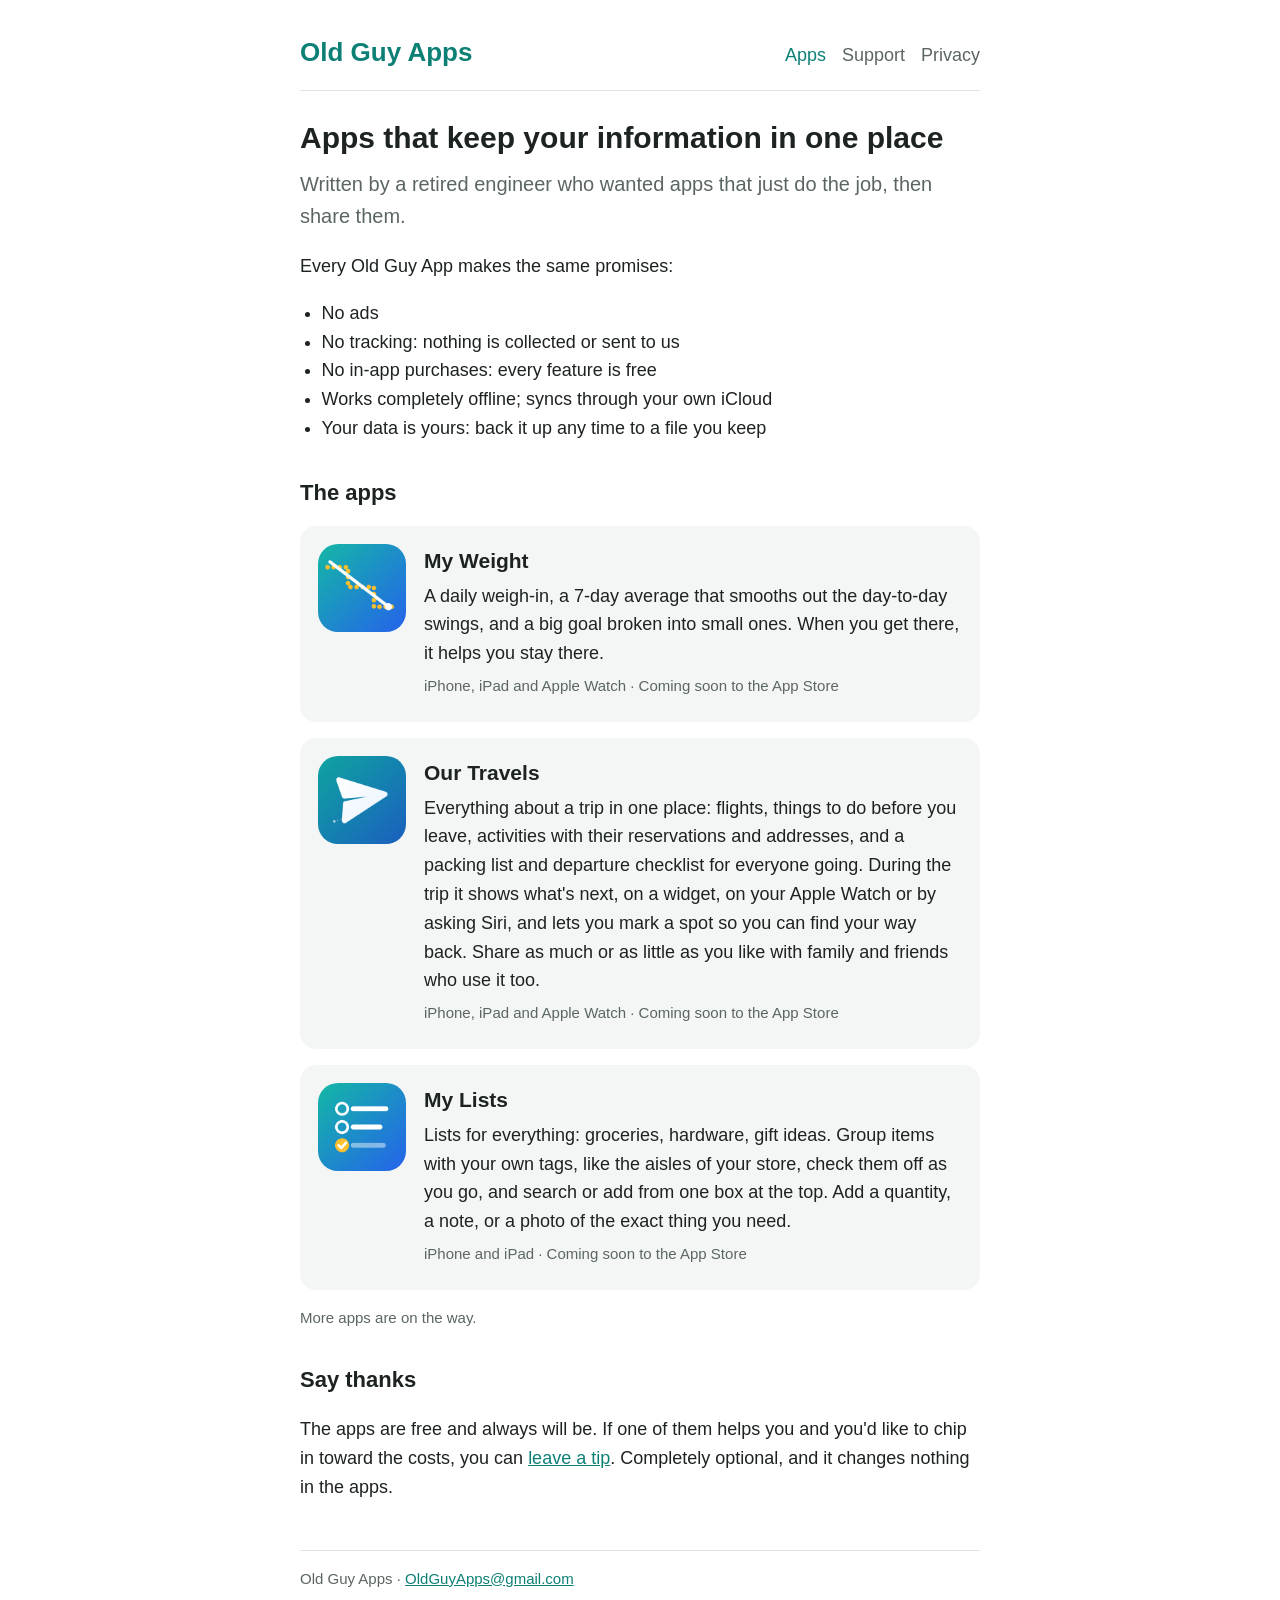
<file: index.html>
<!doctype html>
<html lang="en">
<head>
<meta charset="utf-8">
<meta name="viewport" content="width=device-width, initial-scale=1">
<title>Old Guy Apps</title>
<meta name="description" content="Simple, complete iPhone and iPad apps. No ads, no tracking, no in-app purchases.">
<link rel="stylesheet" href="style.css">
<link rel="icon" type="image/png" href="favicon.png">
<link rel="apple-touch-icon" href="apple-touch-icon.png">
</head>
<body>
<main>
<header>
  <a class="brand" href="index.html">Old Guy Apps</a>
  <nav><a href="index.html" aria-current="page">Apps</a><a href="support.html">Support</a><a href="privacy.html">Privacy</a></nav>
</header>

<h1>Apps that keep your information in one place</h1>
<p class="lead">Written by a retired engineer who wanted apps that just do the job, then share them.</p>

<p>Every Old Guy App makes the same promises:</p>
<ul class="promises">
  <li>No ads</li>
  <li>No tracking: nothing is collected or sent to us</li>
  <li>No in-app purchases: every feature is free</li>
  <li>Works completely offline; syncs through your own iCloud</li>
  <li>Your data is yours: back it up any time to a file you keep</li>
</ul>

<h2>The apps</h2>

<div class="app">
  <img src="images/my-weight.png" alt="My Weight icon">
  <div>
    <h3>My Weight</h3>
    <p>A daily weigh-in, a 7-day average that smooths out the day-to-day swings, and a big goal broken into small ones. When you get there, it helps you stay there.</p>
    <p class="small">iPhone, iPad and Apple Watch · <!-- APP STORE LINK: replace this comment with <a href="...">App Store</a> once released -->Coming soon to the App Store</p>
  </div>
</div>

<div class="app">
  <img src="images/our-travels.png" alt="Our Travels icon">
  <div>
    <h3>Our Travels</h3>
    <p>Everything about a trip in one place: flights, things to do before you leave, activities with their reservations and addresses, and a packing list and departure checklist for everyone going. During the trip it shows what's next, on a widget, on your Apple Watch or by asking Siri, and lets you mark a spot so you can find your way back. Share as much or as little as you like with family and friends who use it too.</p>
    <p class="small">iPhone, iPad and Apple Watch · <!-- APP STORE LINK: replace this comment with <a href="...">App Store</a> once released -->Coming soon to the App Store</p>
  </div>
</div>

<div class="app">
  <img src="images/my-lists.png" alt="My Lists icon">
  <div>
    <h3>My Lists</h3>
    <p>Lists for everything: groceries, hardware, gift ideas. Group items with your own tags, like the aisles of your store, check them off as you go, and search or add from one box at the top. Add a quantity, a note, or a photo of the exact thing you need.</p>
    <p class="small">iPhone and iPad · <!-- APP STORE LINK: replace this comment with <a href="...">App Store</a> once released -->Coming soon to the App Store</p>
  </div>
</div>

<p class="small">More apps are on the way.</p>

<h2>Say thanks</h2>
<p>The apps are free and always will be. If one of them helps you and you'd like to chip in toward the costs, you can <a href="https://ko-fi.com/oldguyapps">leave a tip</a>. Completely optional, and it changes nothing in the apps.</p>

<footer>Old Guy Apps · <a href="mailto:OldGuyApps@gmail.com">OldGuyApps@gmail.com</a></footer>
</main>
</body>
</html>
</file>
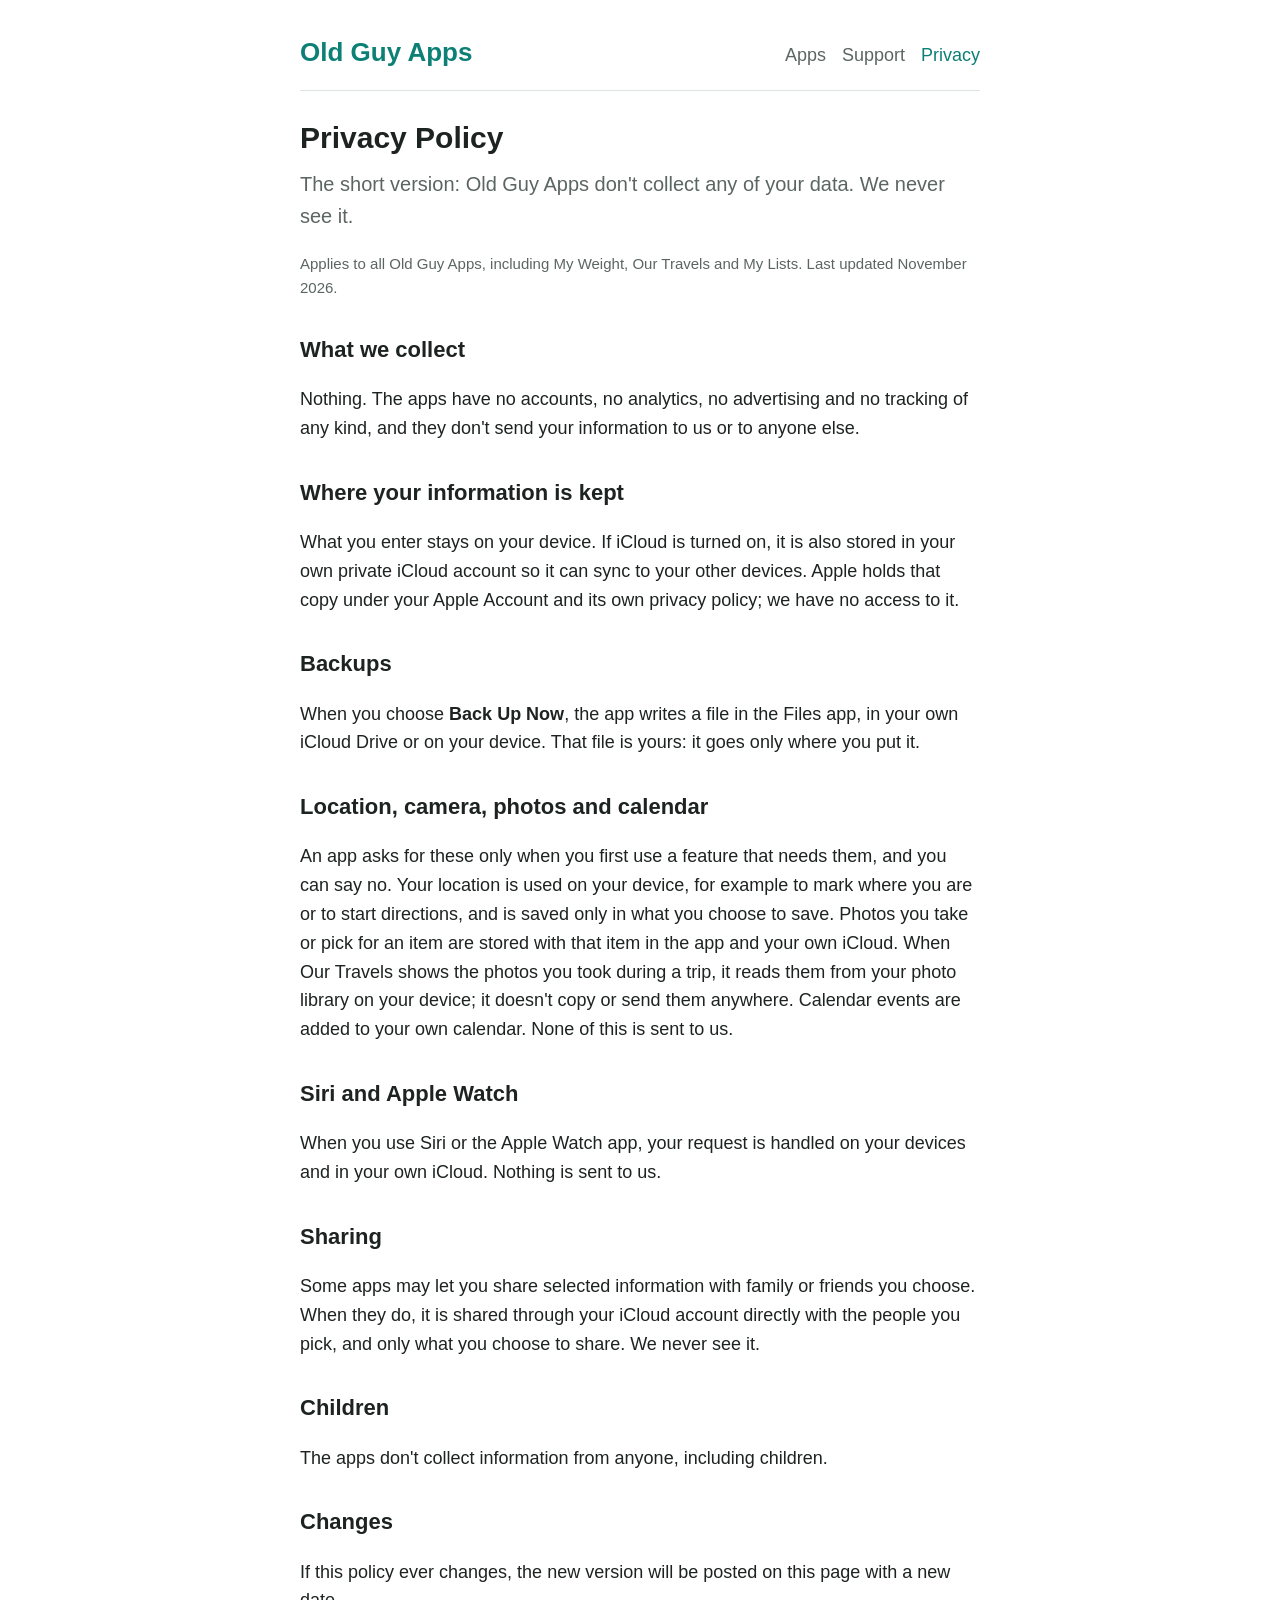
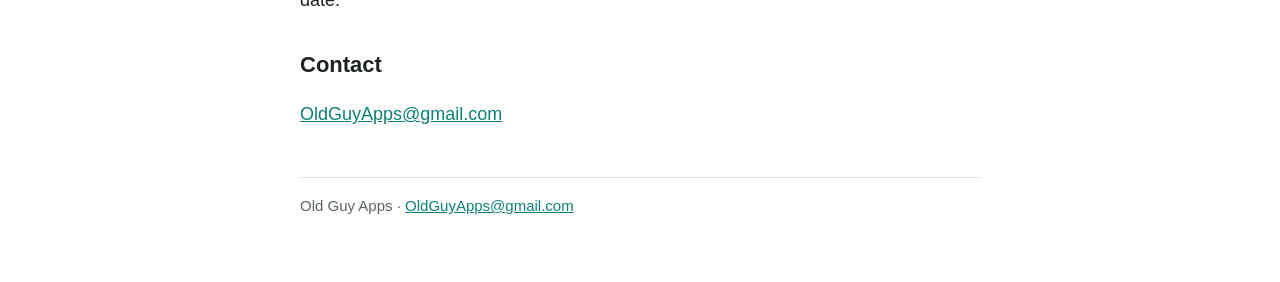
<file: privacy.html>
<!doctype html>
<html lang="en">
<head>
<meta charset="utf-8">
<meta name="viewport" content="width=device-width, initial-scale=1">
<title>Privacy Policy · Old Guy Apps</title>
<link rel="stylesheet" href="style.css">
<link rel="icon" type="image/png" href="favicon.png">
<link rel="apple-touch-icon" href="apple-touch-icon.png">
</head>
<body>
<main>
<header>
  <a class="brand" href="index.html">Old Guy Apps</a>
  <nav><a href="index.html">Apps</a><a href="support.html">Support</a><a href="privacy.html" aria-current="page">Privacy</a></nav>
</header>

<h1>Privacy Policy</h1>
<p class="lead">The short version: Old Guy Apps don't collect any of your data. We never see it.</p>
<p class="small">Applies to all Old Guy Apps, including My Weight, Our Travels and My Lists. Last updated November 2026.</p>

<h2>What we collect</h2>
<p>Nothing. The apps have no accounts, no analytics, no advertising and no tracking of any kind, and they don't send your information to us or to anyone else.</p>

<h2>Where your information is kept</h2>
<p>What you enter stays on your device. If iCloud is turned on, it is also stored in your own private iCloud account so it can sync to your other devices. Apple holds that copy under your Apple Account and its own privacy policy; we have no access to it.</p>

<h2>Backups</h2>
<p>When you choose <b>Back Up Now</b>, the app writes a file in the Files app, in your own iCloud Drive or on your device. That file is yours: it goes only where you put it.</p>

<h2>Location, camera, photos and calendar</h2>
<p>An app asks for these only when you first use a feature that needs them, and you can say no. Your location is used on your device, for example to mark where you are or to start directions, and is saved only in what you choose to save. Photos you take or pick for an item are stored with that item in the app and your own iCloud. When Our Travels shows the photos you took during a trip, it reads them from your photo library on your device; it doesn't copy or send them anywhere. Calendar events are added to your own calendar. None of this is sent to us.</p>

<h2>Siri and Apple Watch</h2>
<p>When you use Siri or the Apple Watch app, your request is handled on your devices and in your own iCloud. Nothing is sent to us.</p>

<h2>Sharing</h2>
<p>Some apps may let you share selected information with family or friends you choose. When they do, it is shared through your iCloud account directly with the people you pick, and only what you choose to share. We never see it.</p>

<h2>Children</h2>
<p>The apps don't collect information from anyone, including children.</p>

<h2>Changes</h2>
<p>If this policy ever changes, the new version will be posted on this page with a new date.</p>

<h2>Contact</h2>
<p><a href="mailto:OldGuyApps@gmail.com">OldGuyApps@gmail.com</a></p>

<footer>Old Guy Apps · <a href="mailto:OldGuyApps@gmail.com">OldGuyApps@gmail.com</a></footer>
</main>
</body>
</html>
</file>
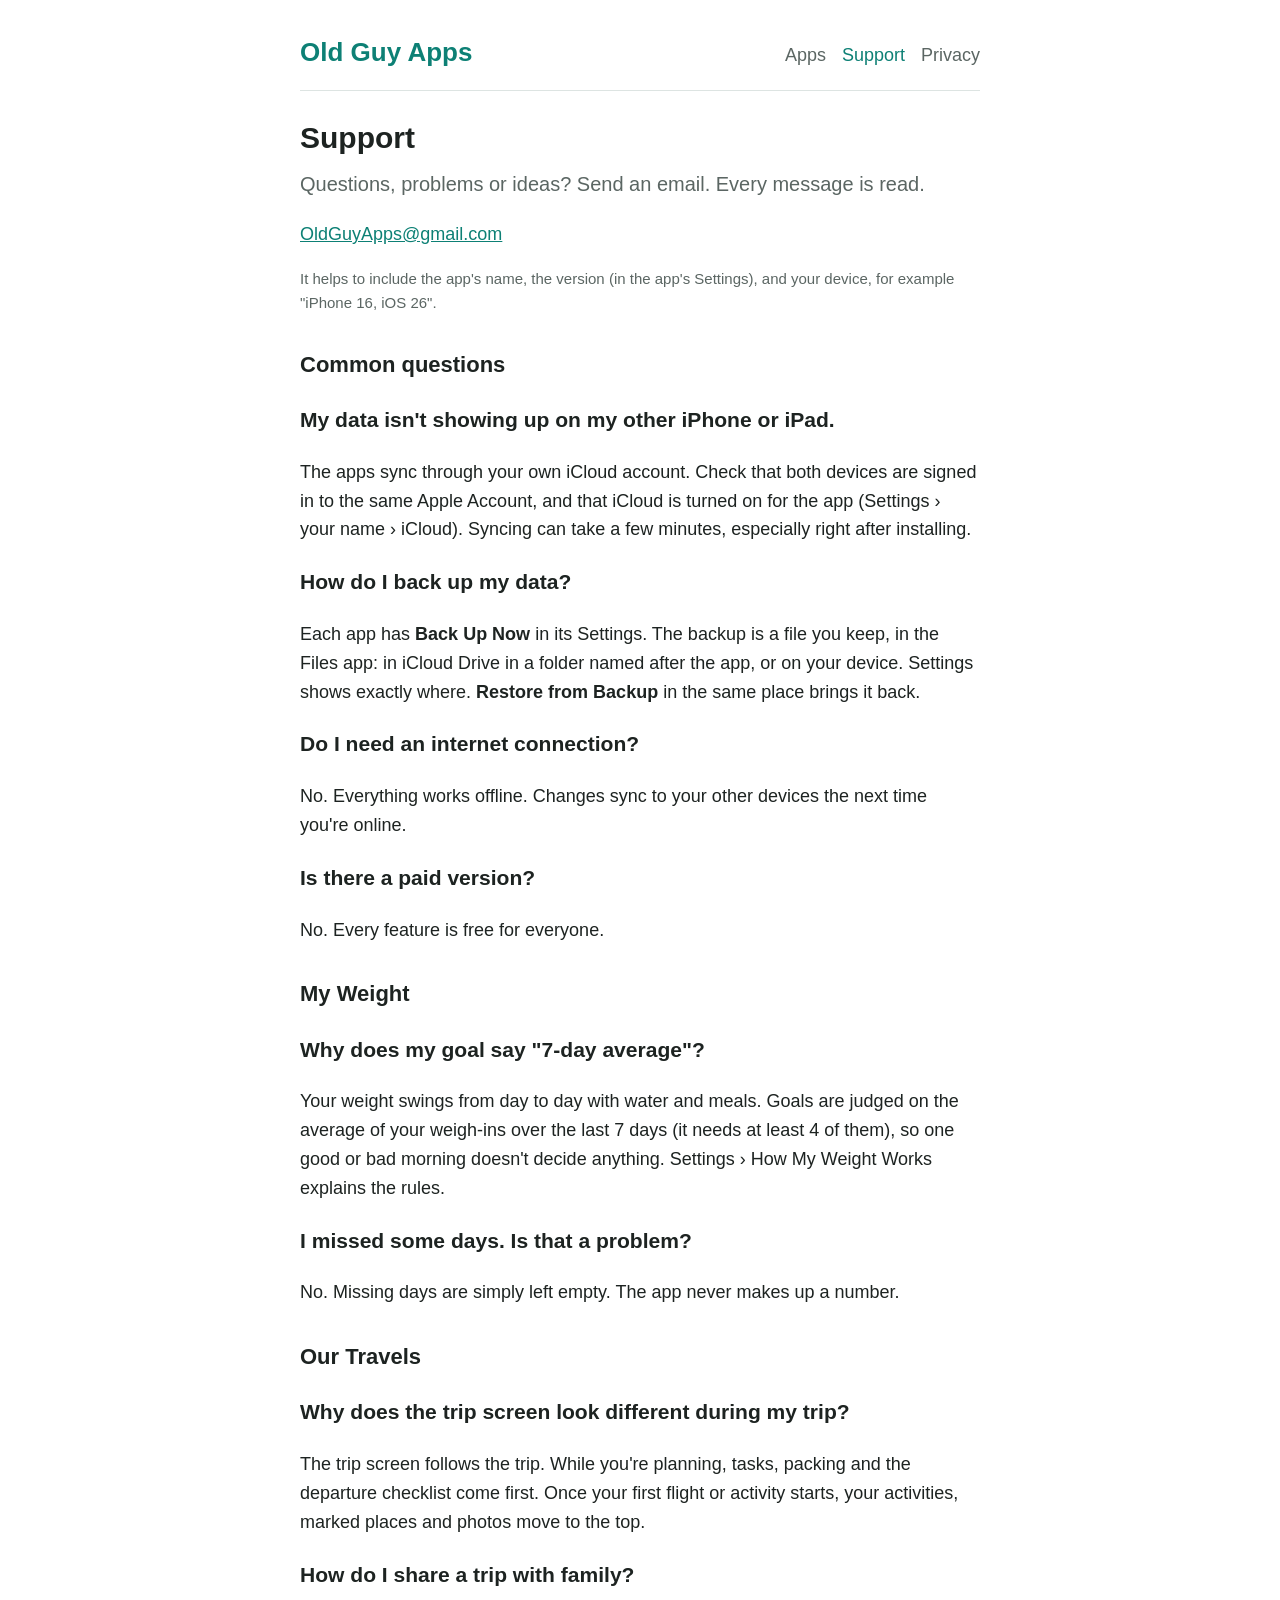
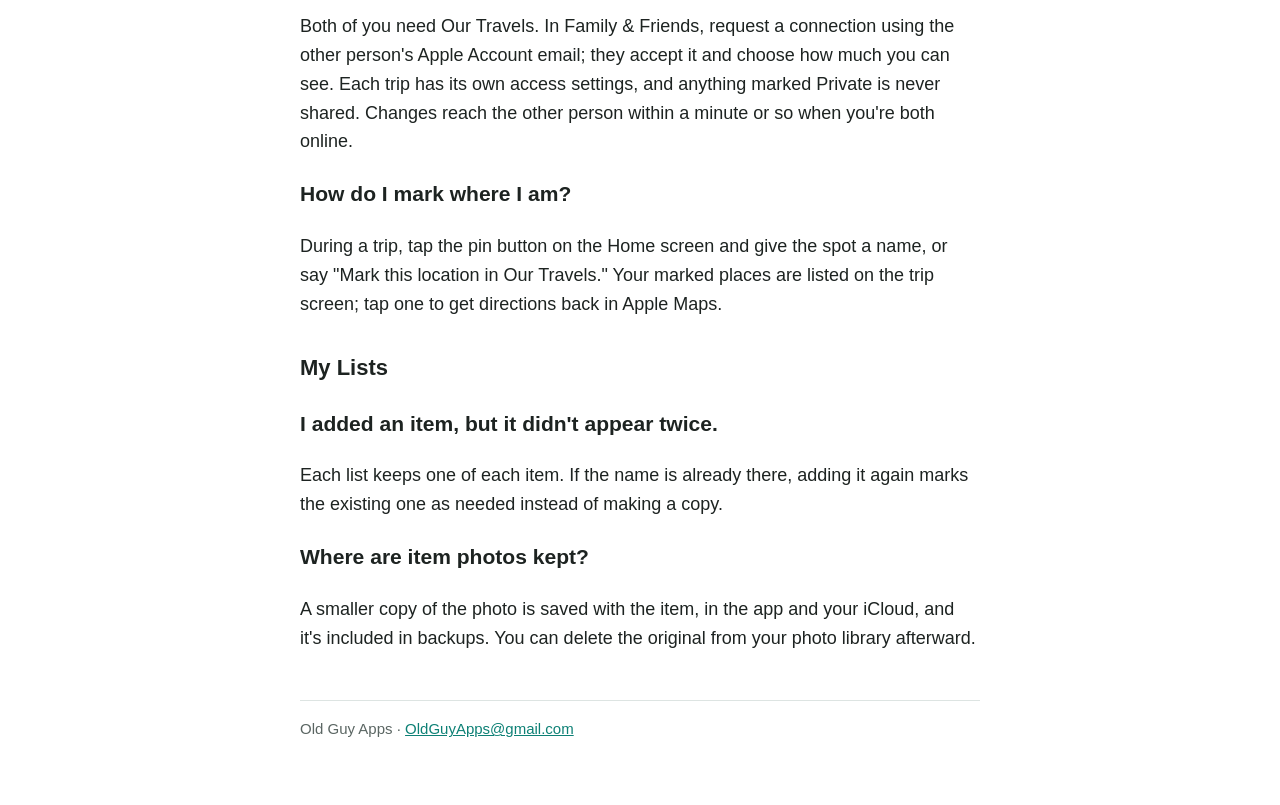
<file: support.html>
<!doctype html>
<html lang="en">
<head>
<meta charset="utf-8">
<meta name="viewport" content="width=device-width, initial-scale=1">
<title>Support · Old Guy Apps</title>
<link rel="stylesheet" href="style.css">
<link rel="icon" type="image/png" href="favicon.png">
<link rel="apple-touch-icon" href="apple-touch-icon.png">
</head>
<body>
<main>
<header>
  <a class="brand" href="index.html">Old Guy Apps</a>
  <nav><a href="index.html">Apps</a><a href="support.html" aria-current="page">Support</a><a href="privacy.html">Privacy</a></nav>
</header>

<h1>Support</h1>
<p class="lead">Questions, problems or ideas? Send an email. Every message is read.</p>
<p><a href="mailto:OldGuyApps@gmail.com">OldGuyApps@gmail.com</a></p>
<p class="small">It helps to include the app's name, the version (in the app's Settings), and your device, for example "iPhone 16, iOS 26".</p>

<h2>Common questions</h2>

<h3>My data isn't showing up on my other iPhone or iPad.</h3>
<p>The apps sync through your own iCloud account. Check that both devices are signed in to the same Apple Account, and that iCloud is turned on for the app (Settings › your name › iCloud). Syncing can take a few minutes, especially right after installing.</p>

<h3>How do I back up my data?</h3>
<p>Each app has <b>Back Up Now</b> in its Settings. The backup is a file you keep, in the Files app: in iCloud Drive in a folder named after the app, or on your device. Settings shows exactly where. <b>Restore from Backup</b> in the same place brings it back.</p>

<h3>Do I need an internet connection?</h3>
<p>No. Everything works offline. Changes sync to your other devices the next time you're online.</p>

<h3>Is there a paid version?</h3>
<p>No. Every feature is free for everyone.</p>

<h2>My Weight</h2>

<h3>Why does my goal say "7-day average"?</h3>
<p>Your weight swings from day to day with water and meals. Goals are judged on the average of your weigh-ins over the last 7 days (it needs at least 4 of them), so one good or bad morning doesn't decide anything. Settings › How My Weight Works explains the rules.</p>

<h3>I missed some days. Is that a problem?</h3>
<p>No. Missing days are simply left empty. The app never makes up a number.</p>

<h2>Our Travels</h2>

<h3>Why does the trip screen look different during my trip?</h3>
<p>The trip screen follows the trip. While you're planning, tasks, packing and the departure checklist come first. Once your first flight or activity starts, your activities, marked places and photos move to the top.</p>

<h3>How do I share a trip with family?</h3>
<p>Both of you need Our Travels. In Family &amp; Friends, request a connection using the other person's Apple Account email; they accept it and choose how much you can see. Each trip has its own access settings, and anything marked Private is never shared. Changes reach the other person within a minute or so when you're both online.</p>

<h3>How do I mark where I am?</h3>
<p>During a trip, tap the pin button on the Home screen and give the spot a name, or say "Mark this location in Our Travels." Your marked places are listed on the trip screen; tap one to get directions back in Apple Maps.</p>

<h2>My Lists</h2>

<h3>I added an item, but it didn't appear twice.</h3>
<p>Each list keeps one of each item. If the name is already there, adding it again marks the existing one as needed instead of making a copy.</p>

<h3>Where are item photos kept?</h3>
<p>A smaller copy of the photo is saved with the item, in the app and your iCloud, and it's included in backups. You can delete the original from your photo library afterward.</p>

<footer>Old Guy Apps · <a href="mailto:OldGuyApps@gmail.com">OldGuyApps@gmail.com</a></footer>
</main>
</body>
</html>
</file>
<file: style.css>
:root {
  --teal: #0d8075;
  --text: #1d2321;
  --muted: #5b6663;
  --bg: #ffffff;
  --card: #f3f6f5;
  --line: #dde4e2;
}
@media (prefers-color-scheme: dark) {
  :root { --teal: #3fb3a6; --text: #e8eeec; --muted: #a5b0ad; --bg: #121615; --card: #1c2220; --line: #2c3431; }
}
* { box-sizing: border-box; }
body {
  margin: 0; background: var(--bg); color: var(--text);
  font: 18px/1.6 -apple-system, BlinkMacSystemFont, "Segoe UI", Roboto, Helvetica, Arial, sans-serif;
}
main { max-width: 720px; margin: 0 auto; padding: 32px 20px 64px; }
header { display: flex; align-items: baseline; justify-content: space-between; flex-wrap: wrap; gap: 8px 20px;
         border-bottom: 1px solid var(--line); padding-bottom: 16px; margin-bottom: 28px; }
header a.brand { font-size: 26px; font-weight: 700; color: var(--teal); text-decoration: none; }
nav a { margin-left: 16px; color: var(--muted); text-decoration: none; }
nav a:first-child { margin-left: 0; }
nav a:hover, nav a[aria-current] { color: var(--teal); }
h1 { font-size: 30px; line-height: 1.25; margin: 0 0 12px; }
h2 { font-size: 22px; margin: 32px 0 8px; }
a { color: var(--teal); }
.lead { color: var(--muted); font-size: 20px; margin-top: 0; }
.promises { padding-left: 1.2em; }
.app { display: flex; gap: 18px; align-items: flex-start; background: var(--card); border-radius: 16px;
       padding: 18px; margin: 16px 0; }
.app img { width: 88px; height: 88px; border-radius: 20px; flex: none; }
.app h3 { margin: 0 0 4px; font-size: 21px; }
.app p { margin: 0 0 6px; }
.small { font-size: 15px; color: var(--muted); }
footer { margin-top: 48px; border-top: 1px solid var(--line); padding-top: 16px; font-size: 15px; color: var(--muted); }
</file>
